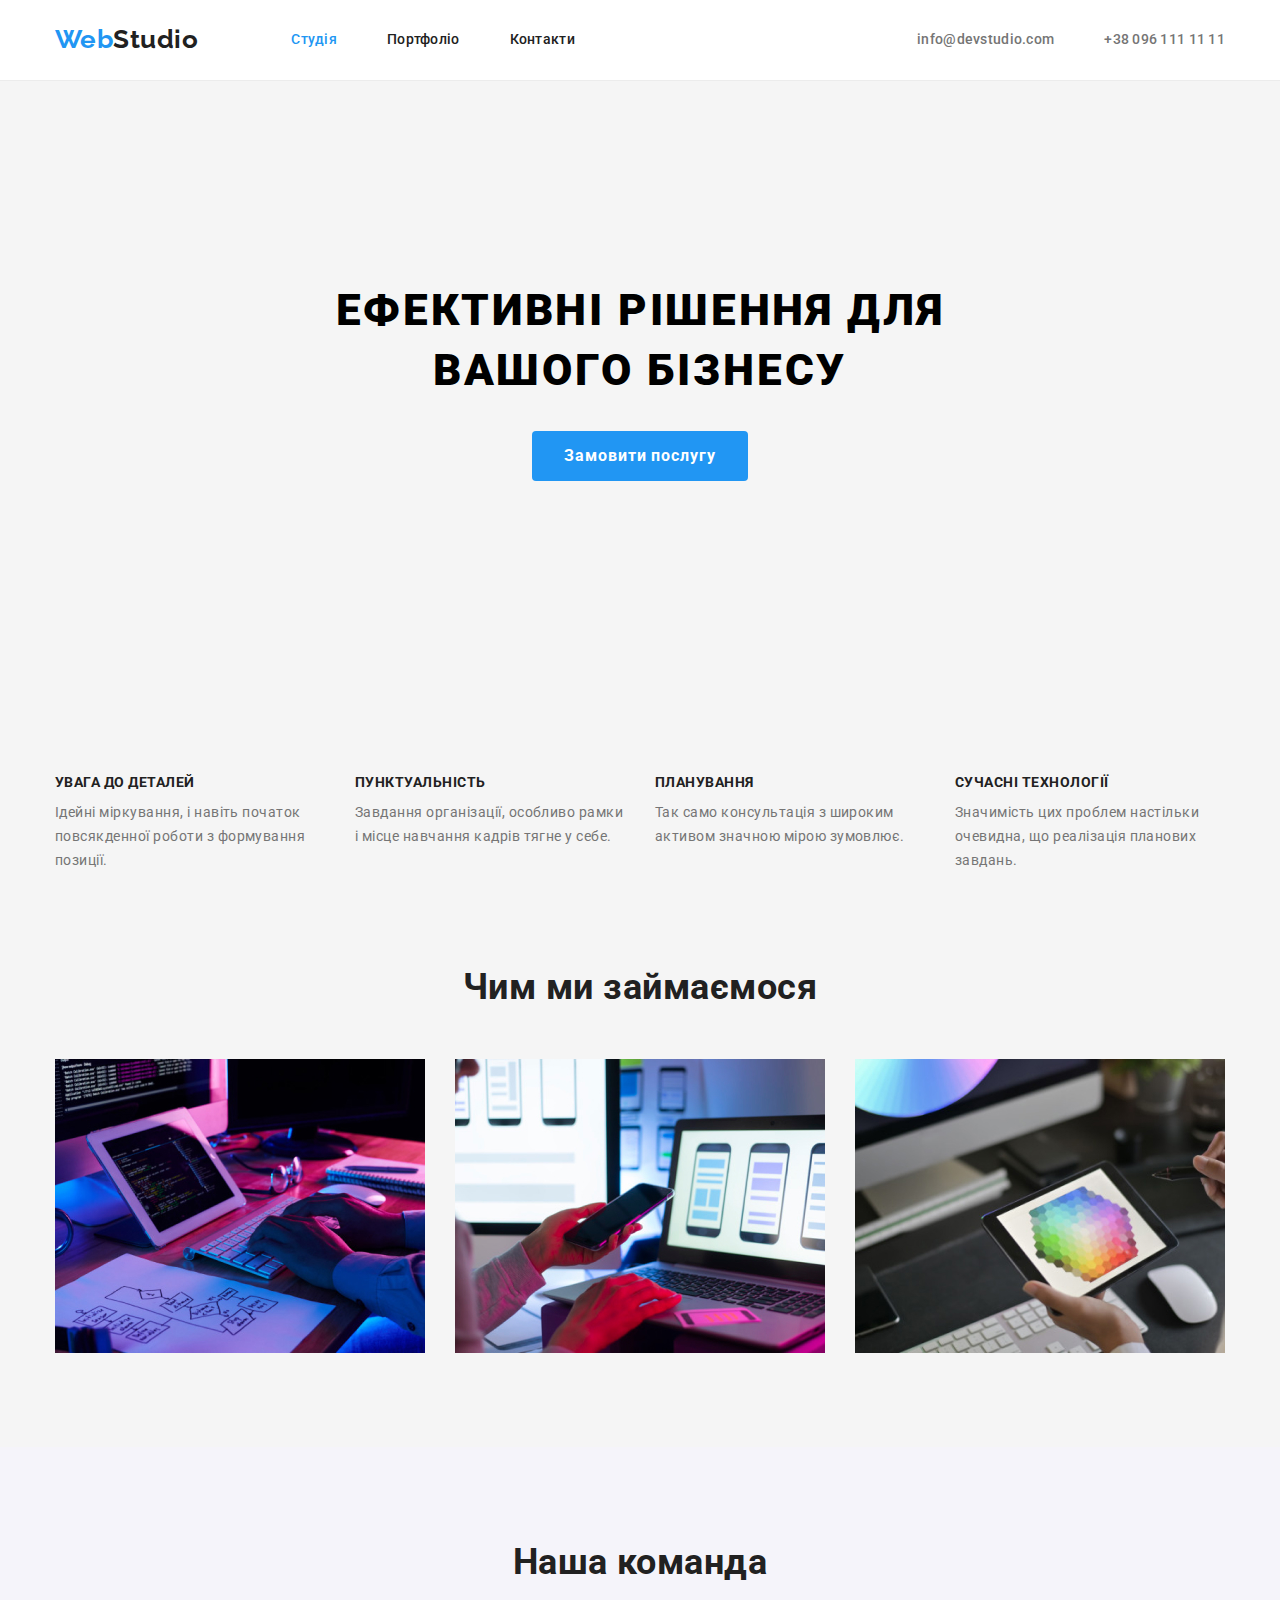
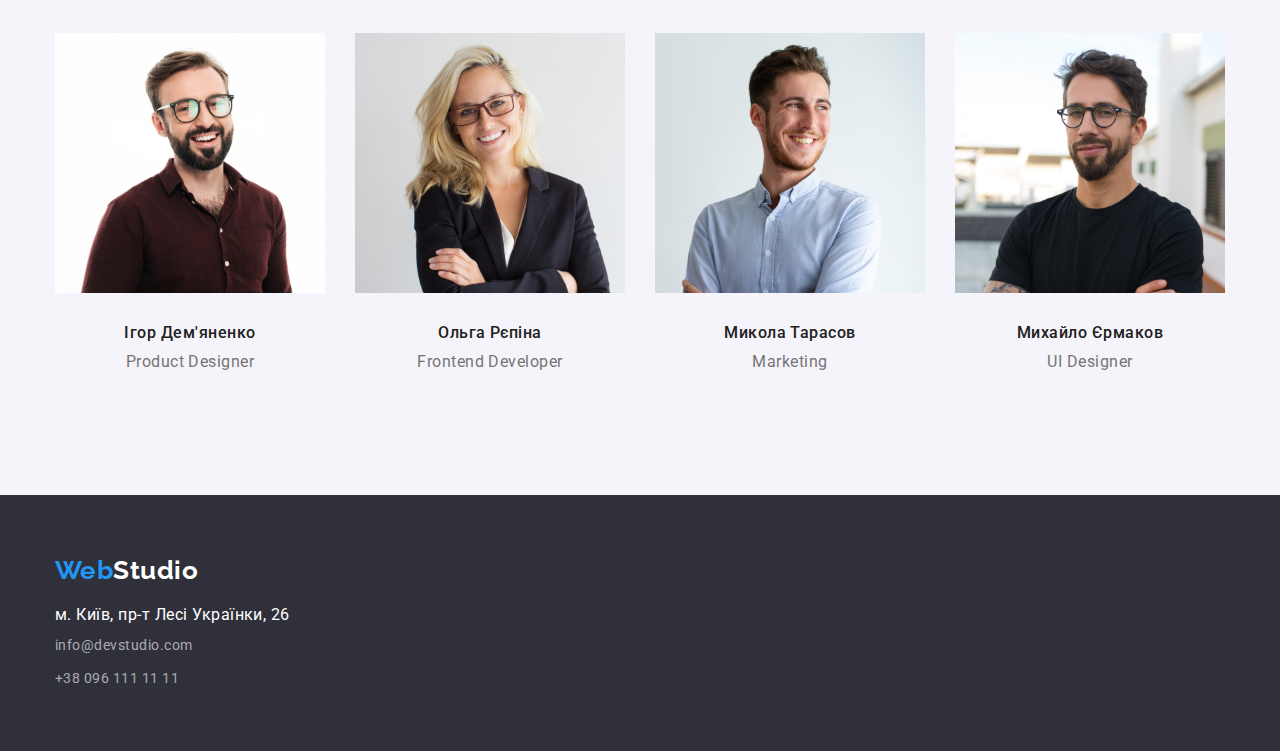
<file: index.html>
<!DOCTYPE html>
<html lang="uk">

<head>
    <meta charset="UTF-8">
    <meta http-equiv="X-UA-Compatible" content="IE=edge">
    <meta name="viewport" content="width=device-width, initial-scale=1.0">
    <title>Document</title>
    <link rel="stylesheet" href="./css/styles.css">
    <link rel="preconnect" href="https://fonts.googleapis.com">
    <link rel="preconnect" href="https://fonts.gstatic.com" crossorigin>
    <link rel="stylesheet"
        href="https://cdnjs.cloudflare.com/ajax/libs/modern-normalize/1.1.0/modern-normalize.min.css">
    <link
        href="https://fonts.googleapis.com/css2?family=Raleway:wght@700&family=Roboto:wght@400;500;700;900&display=swap"
        rel="stylesheet">
    <link rel="stylesheet" href="css/styles.css">
</head>

<body class="page">
    <header class="page-header">
        <nav class="container main-nav">
            <a href="./index.html" class="logo"><span class="logo-first">Web</span>Studio</a>
            <ul class="site-nav list">
                <li class="item"><a class="link current" href="./index.html">Студія</a></li>
                <li class="item"><a class="link" href="./portfolio.html">Портфоліо</a></li>
                <li class="item"><a class="link" href="">Контакти</a></li>
            </ul>
    
            <ul class="auth-nav list">
                <li class="item"><a href="mailto:info@devstudio.com" class="link">info@devstudio.com</a></li>
                <li class="item"><a href="tel:+380961111111" class="link">+38 096 111 11 11</a></li>
            </ul>
        </nav>
    </header>

    <main>
        <section class="section-hero hero">
            <div class="container">
                <h1 class="hero-title">Ефективні рішення для вашого бізнесу</h1>
                <button type="button" class="button-hero">Замовити послугу</button>
            </div>
        </section>

        <section class="section">
            <div class="container">
                <h2 class="visually-hidden">Особливості</h2>
                <ul class="feauture-list">
                    <li class="item">
                        <h3 class="title">УВАГА ДО ДЕТАЛЕЙ</h3>
                        <p class="text">Ідейні міркування, і навіть початок повсякденної роботи з формування позиції.</p>
                    </li>
                    <li class="item">
                        <h3 class="title">ПУНКТУАЛЬНІСТЬ</h3>
                        <p class="text">Завдання організації, особливо рамки і місце навчання кадрів тягне у себе.</p>
                    </li>
                    <li class="item">
                        <h3 class="title">ПЛАНУВАННЯ</h3>
                        <p class="text">Так само консультація з широким активом значною мірою зумовлює.</p>
                    </li>
                    <li class="item">
                        <h3 class="title">СУЧАСНІ ТЕХНОЛОГІЇ</h3>
                        <p class="text">Значимість цих проблем настільки очевидна, що реалізація планових завдань.</p>
                    </li>
                </ul>
        
            </div>
        </section>

        <section class="section top-padd-minus">
            <div class="container">
                <h2 class="section-title">Чим ми займаємося</h2>
                <ul class="our-work">
                    <li class="item">
                        <img src="./images/img1.jpg" alt="Людина верстає за компьютером" width="370">
                    </li>
                    <li class="item">
                        <img src="./images/img2.jpg" alt="Людина верстає. Телефон у руці." width="370">
                    </li>
                    <li class="item">
                        <img src="./images/img3.jpg" alt="Людина верстає. Планшет у руці." width="370">
                    </li>
                </ul>
        
            </div>
        </section>

        <section class="section team">
            <div class="container">
                <h2 class="section-title team">Наша команда</h2>
                <ul class="team-list">
                    <li class="item">
                        <img src="./images/img_kom_1.jpg" alt="Фото Ігор Дем'яненко. Product Designer." width="270">
                        <div class="team-name">
                            <h3 class="com-title">Ігор Дем'яненко</h3>
                            <p class="com-text">Product Designer</p>
                        </div>
                    </li>
                    <li class="item">
                        <img src="./images/img_kom_2.jpg" alt="Фото Ольга Рєпіна. Frontend Developer." width="270">
                        <div class="team-name">
                            <h3 class="com-title">Ольга Рєпіна</h3>
                            <p class="com-text">Frontend Developer</p>
                        </div>
                    </li>
                    <li class="item">
                        <img src="./images/img_kom_3.jpg" alt="Фото Микола Тарасов. Marketing." width="270">
                        <div class="team-name">
                            <h3 class="com-title">Микола Тарасов</h3>
                            <p class="com-text">Marketing</p>
                        </div>
                    </li>
                    <li class="item">
                        <img src="./images/img_kom_4.jpg" alt="Фото Михайло Єрмаков. UI Designer." width="270">
                        <div class="team-name">
                            <h3 class="com-title">Михайло Єрмаков</h3>
                            <p class="com-text">UI Designer</p>
                        </div>
                    </li>
                </ul>
        
            </div>
        </section>
    </main>

    <footer class="footer">
        <div class="container foot">
            <a href="./index.html" class="logo"><span class="logo-first">Web</span>Studio</a>
            <address>
                <ul class="list-footer">
                    <li class="item"><a href="" class="addr-city">м. Київ, пр-т Лесі Українки, 26</a></li>
                    <li class="item"><a href="mailto:info@devstudio.com" class="addr-mail-tel">info@devstudio.com</a></li>
                    <li class="item"><a href="tel:+380961111111" class="addr-mail-tel">+38 096 111 11 11</a></li>
                </ul>
            </address>
        </div>
    </footer>
</body>

</html>
</file>
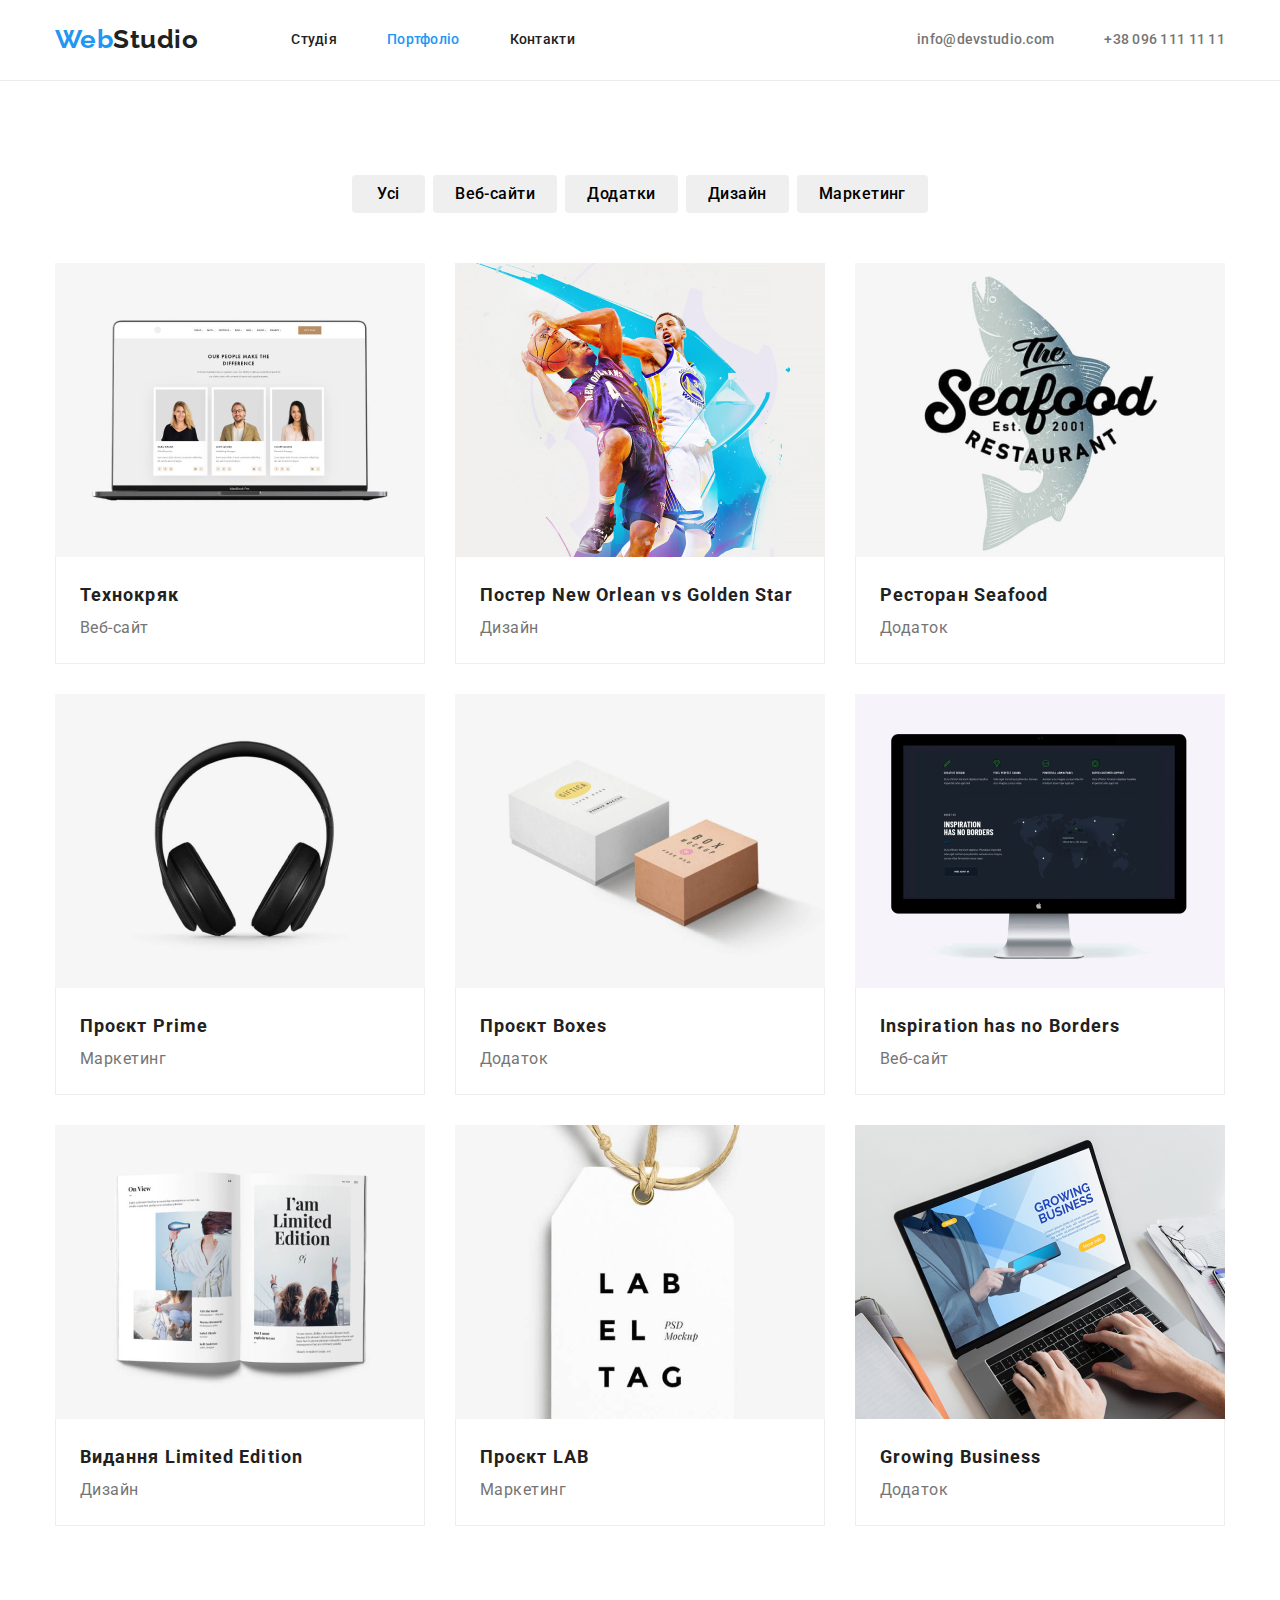
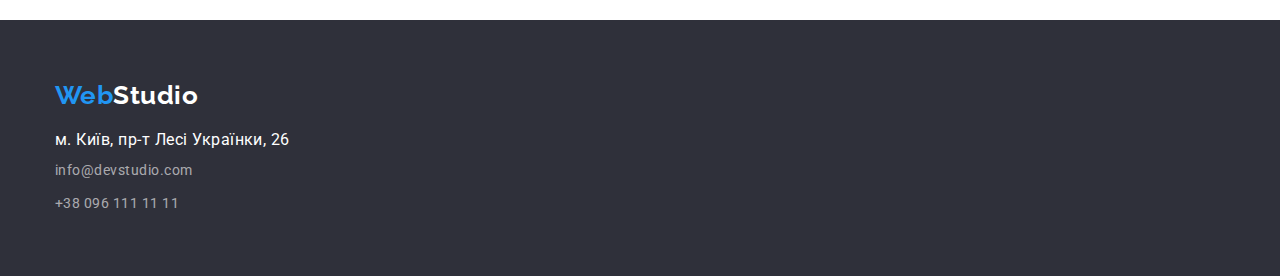
<file: portfolio.html>
<!DOCTYPE html>
<html lang="uk">

<head>
    <meta charset="UTF-8">
    <meta http-equiv="X-UA-Compatible" content="IE=edge">
    <meta name="viewport" content="width=device-width, initial-scale=1.0">
    <title>Document</title>
    <link rel="stylesheet" href="./css/styles.css">
    <link rel="preconnect" href="https://fonts.googleapis.com">
    <link rel="preconnect" href="https://fonts.gstatic.com" crossorigin>
    <link rel="stylesheet" href="https://cdnjs.cloudflare.com/ajax/libs/modern-normalize/1.1.0/modern-normalize.min.css">
    <link rel="stylesheet" href="https://fonts.googleapis.com/css2?family=Raleway:wght@700&family=Roboto:wght@400;500;700;900&display=swap">
    <link rel="stylesheet" href="css/styles.css">
</head>

<body class="page portfolio">
    <header class="page-header">
        <nav class="container main-nav">
            <a href="./index.html" class="logo"><span class="logo-first">Web</span>Studio</a>
            <ul class="site-nav list">
                <li class="item"><a class="link" href="./index.html">Студія</a></li>
                <li class="item"><a class="link current" href="./portfolio.html">Портфоліо</a></li>
                <li class="item"><a class="link" href="">Контакти</a></li>
            </ul>

            <ul class="auth-nav list">
                <li class="item"><a href="mailto:info@devstudio.com" class="link">info@devstudio.com</a></li>
                <li class="item"><a href="tel:+380961111111" class="link">+38 096 111 11 11</a></li>
            </ul>
        </nav>
    </header>

    <main>
        <section class="section">
            <div class="container">
                <h1 class="visually-hidden">Portfolio</h1>
                <!--Кпопки  -->
                <ul class="list-buttom">
                    <li class="item"><button class="button">Усі</button></li>
                    <li class="item"><button class="button">Веб-сайти</button></li>
                    <li class="item"><button class="button">Додатки</button></li>
                    <li class="item"><button class="button">Дизайн</button></li>
                    <li class="item"><button class="button">Маркетинг</button></li>
                </ul>
        
                <!-- Елементи портфолио -->
                <ul class="portfolio-list">
                    <li class="item"><a href="" class="card">
                            <img src="./images/tehnokryak.jpg" alt="Ноутбук із відкритим сайтом" width="370">
                            <div class="project">
                                <h2 class="card-header">Технокряк</h2>
                                <p class="card-text">Веб-сайт</p>
                            </div>
                        </a></li>
                    <li class="item"><a href="" class="card">
                            <img src="./images/postno.jpg" alt="Баскетболісти грають" width="370">
                            <div class="project">
                                <h2 class="card-header">Постер New Orlean vs Golden Star</h2>
                                <p class="card-text">Дизайн</p>
        
                            </div>
                        </a></li>
                    <li class="item"><a href="" class="card">
                            <img src="./images/seafood.jpg" alt="Малюнок риби" width="370">
                            <div class="project">
                                <h2 class="card-header">Ресторан Seafood</h2>
                                <p class="card-text">Додаток</p>
        
                            </div>
                        </a></li>
                    <li class="item"><a href="" class="card">
                            <img src="./images/primepr.jpg" alt="Навушники" width="370">
                            <div class="project">
                                <h2 class="card-header">Проєкт Prime</h2>
                                <p class="card-text">Маркетинг</p>
        
                            </div>
                        </a></li>
                    <li class="item"><a href="" class="card">
                            <img src="./images/boxes.jpg" alt="Дві коробки" width="370">
                            <div class="project">
                                <h2 class="card-header">Проєкт Boxes</h2>
                                <p class="card-text">Додаток</p>
        
                            </div>
                        </a></li>
                    <li class="item"><a href="" class="card">
                            <img src="./images/monitor.jpg" alt="Монітор" width="370">
                            <div class="project">
                                <h2 class="card-header">Inspiration has no Borders</h2>
                                <p class="card-text">Веб-сайт</p>
        
                            </div>
                        </a></li>
                    <li class="item"><a href="" class="card">
                            <img src="./images/book.jpg" alt="Відкрита книга" width="370">
                            <div class="project">
                                <h2 class="card-header">Видання Limited Edition</h2>
                                <p class="card-text">Дизайн</p>
        
                            </div>
                        </a></li>
                    <li class="item"><a href="" class="card">
                            <img src="./images/label.jpg" alt="Паперова мітка" width="370">
                            <div class="project">
                                <h2 class="card-header">Проєкт LAB</h2>
                                <p class="card-text">Маркетинг</p>
        
                            </div>
                        </a></li>
                    <li class="item"><a href="" class="card">
                            <img src="./images/notebook.jpg" alt="Ноутбук" width="370">
                            <div class="project">
                                <h2 class="card-header">Growing Business</h2>
                                <p class="card-text">Додаток</p>
        
                            </div>
                        </a></li>
                </ul>
            </div>
        </section>
    </main>

    <footer class="footer">
        <div class="container foot">
            <a href="./index.html" class="logo"><span class="logo-first">Web</span>Studio</a>
            <address>
                <ul class="list-footer">
                    <li class="item"><a href="" class="addr-city">м. Київ, пр-т Лесі Українки, 26</a></li>
                    <li class="item"><a href="mailto:info@devstudio.com" class="addr-mail-tel">info@devstudio.com</a></li>
                    <li class="item"><a href="tel:+380961111111" class="addr-mail-tel">+38 096 111 11 11</a></li>
                </ul>
            </address>
        </div>
    </footer>
</body>

</html>
</file>
<file: css/styles.css>
/* #757575 основной цвет текста обзацев  */
/* #212121 основной зоголовков */
/* #2196F3 цвет выделения */
/* #F5F5F5; основной цвет фона  */
/* #F5F4FA вторичный цвет фона */
/* #FFFFFF цвет фона хэдера */
/* #2F303A колір футера */
/* #F5F4FA колір bg кпопок */
/*  */
:root {
    --primary-text-color: #757575;
    --title-text-color: #212121;
    --select-text-color: #2196F3;
    --addr-color-tel-mail: rgba(255, 255, 255, 0.6);
    --addr-color-city: #FFFFFF;
    --footer-bg-color: #2F303A;
    --second-color-logo-footer: #FFFFFF;
    --button-bg-color: #F5F4FA;
    --button-text-color: #212121;
    --button-select-color: #2196F3;
    --button-select-text-color: #FFFFFF;
    --bg-team-section-color: #F5F4FA;
}

ul {
    list-style: none;
    padding: 0;
    margin: 0;
}

a {
    text-decoration: none;
    color: inherit;
}

h1,
h2,
h3,
h4,
h5,
h6 {
    margin: 0;
}

p {
    margin: 0;
}

address {
    font-style: normal;
}

button {
    font-family: inherit;
    padding: 0;
    margin: 0;
}

img {
    display: block;
    max-width: 100%;
    height: auto;
}

.visually-hidden {
    position: absolute;
    white-space: nowrap;
    width: 1px;
    height: 1px;
    overflow: hidden;
    border: 0;
    padding: 0;
    clip: rect(0 0 0 0);
    clip-path: inset(50%);
    margin: -1px;
}

.container {
    margin-left: auto;
    margin-right: auto;
    /* border: 1px solid black; */
    padding-left: 15px;
    padding-right: 15px;

    width: 1200px;
}

.page {
    color: var(--primary-text-color);
    background-color: #F5F5F5;
    font-family: Roboto, sans-serif;
    letter-spacing: 0.03em;
}

.page.portfolio{
    background-color:#FFFFFF;
}

/* .page a {
    text-decoration: none;
} */

/* ЛОГО */
.logo {
    display: block;
    margin-right: 93px;

    color: var(--title-text-color);
    font-weight: 700;
    font-size: 26px;
    line-height: 1.2;
    font-family: Raleway, sans-serif;
}

.logo-first {
    color: var(--select-text-color)
}

.footer .logo {
    margin-bottom: 20px;

    color: var(--second-color-logo-footer);
}

/* Header та навігація */
.page-header{
    color: var(--title-text-color);
    background-color: var(--button-select-text-color);
    border: transparent;
    border-bottom: 1px solid #ECECEC;
}

.site-nav{
    display: flex;
}

.site-nav .item:not(:last-child){
    margin-right: 50px;
}

.site-nav .link {
    display: block;
    padding: 32px 0;

    color: var(--title-text-color);
    font-weight: 500;
    font-size: 14px;
    line-height: 1.14;
    letter-spacing: 0.02em;
}

.link:hover,
.link:focus {
    color: var(--select-text-color);
}

.site-nav .link.current {
    color: var(--select-text-color);
}

.auth-nav{
    display: flex;
    margin-left: auto;
}

.auth-nav .item:not(:last-child) {
    margin-right: 50px;
}

.auth-nav .link {
    display: block;
    padding: 32px 0;

    color: var(--primary-text-color);
    font-weight: 500;
    font-size: 14px;
    line-height: 1.14;
    letter-spacing: 0.02em;
}

.auth-nav .link:hover,
.auth-nav .link:focus {
    color: var(--select-text-color);
}

.main-nav{
    display: flex;
    align-items: center;
}

/* Герой */
.hero {
    color: black;
    text-align: center;
 }
.section-hero{
    padding-top: 200px;
    padding-bottom: 200px;
}

.hero-title {
    /* box-sizing: border-box; */
    display: block;    
    width: 696px;
    margin-right: auto;
    margin-left: auto;
    margin-bottom: 30px;

    
    font-weight: 900;
    font-size: 44px;
    line-height: 1.36;
    text-align: center;
    letter-spacing: 0.06em;
    text-transform: uppercase;
}

/* Секція  */
.section{
    padding-top: 94px;
    padding-bottom: 94px;
    /* background-color: tomato; */
}



.section.top-padd-minus{
    padding-top: 0;
}

.section h1,
.section h2,
.section h3 {
    color: var(--title-text-color);
}

.section-title {
    margin-bottom: 50px;
    
    font-weight: 700;
    font-size: 36px;
    line-height: 1.17;
    text-align: center;

}


.feauture-list{
    display: flex;
    flex-wrap: wrap;
}

.feauture-list .item{
    width: 270px;

}

.feauture-list .item:not(:last-child) {
    margin-right: 30px;
}

.feauture-list .title {
    margin-bottom: 10px;

    font-weight: 700;
    font-size: 14px;
    line-height: 1.14;
    text-transform: uppercase;
}

.feauture-list .text {
    font-weight: 400;
    line-height: 1.71;
    font-size: 14px;
}

.section.team{
    background-color: var(--bg-team-section-color);
}

.team-list{
    display: flex;
    flex-wrap: wrap;
}

.team-list .team-name {
    padding-top: 30px;
    padding-bottom: 30px;

}

.team-list .item:not(:last-child){
    margin-right: 30px;
}

.team-list .com-title {
    margin-bottom: 10px;

    font-weight: 500;
    font-size: 16px;
    line-height: 1.2;
    text-align: center;
}

.team-list .com-text {
    font-weight: 400;
    text-align: center;
    font-size: 16px;
    line-height: 1.2;
}

.our-work {
    display: flex;
    flex-wrap: wrap;
}

.our-work .item:not(:last-child){
        margin-right: 30px;
}

/* FOOTER */
.footer {
    background-color: var(--footer-bg-color);
    padding-top: 60px;
    padding-bottom: 60px;
}
.container.foot{
    display: block;

}
.list-footer{
    display: block;

}

.list-footer .item:not(:last-child){
    margin-bottom: 9px;
}

.list-footer .addr-mail-tel {
    font-style: normal;
    font-weight: 400;
    font-size: 14px;
    line-height: 1.71;
    color: var(--addr-color-tel-mail);
}

.list-footer .addr-mail-tel:hover,
.list-footer .addr-mail-tel:focus {
    color: var(--select-text-color);
}

.list-footer .addr-city {
    font-style: normal;
    color: var(--addr-color-city);
    background: #2F303A;
}

.list-footer .addr-city:hover,
.list-footer .addr-city:focus {
    color: var(--select-text-color);
}

/* Button */
.hero .button-hero {
    border-radius: 4px;
    border: none;
    padding: 10px 32px;
    min-width: 216px;

    color: var(--button-select-text-color);
    background-color: var(--button-select-color);
    font-size: 16px;
    font-weight: 700;
    text-align: center;
    line-height: 1.88;
    letter-spacing: 0.06em;
    cursor: pointer;

}

.list-buttom{
    display: flex;
    justify-content: center;
    margin-bottom: 50px;
  
}

.list-buttom .item:not(:last-child){
    margin-right: 8px;
}

.list-buttom.item{
    display: block;
    text-align: center;

}

.button {
    border-radius: 4px;
    border: none;
    padding: 6px 22px;
    min-width: 73px;
    
    font-weight: 500;
    font-size: 16px;
    line-height: 1.62;
    text-align: center;
    letter-spacing: 0.03em;
}

.button:hover,
.button:focus {
    color: var(--button-select-text-color);
    background-color: var(--button-select-color);
}

/* Картки портфоліо */
.card {
    color: var(--primary-text-color);
}

.card .card-header {
    color: var(--title-text-color);
    font-size: 18px;
    line-height: 2;
    letter-spacing: 0.06em;
    font-weight: 700;
}

.card .card-text {
    font-size: 16px;
    line-height: 1.88;
    font-weight: 400;
}

.portfolio-list{
    display: flex;
    flex-wrap: wrap;
    gap: 30px;
}

.portfolio-list .project{
    padding: 20px 24px;
    border: 1px solid #EEEEEE;
    border-top: transparent;
}
</file>
